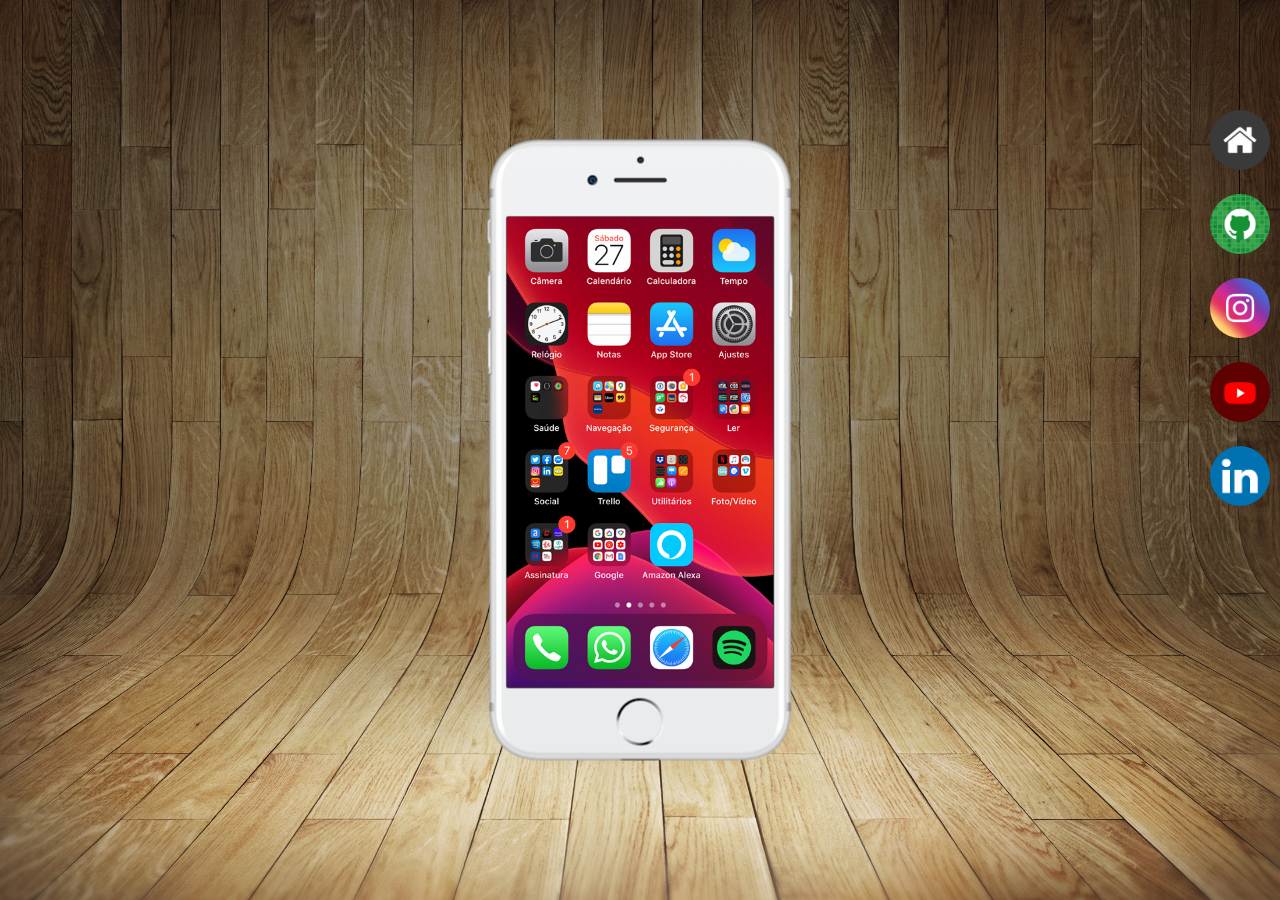
<file: index.html>
<!DOCTYPE html>
<html lang="pt-br">
<head>
    <meta charset="UTF-8">
    <meta name="viewport" content="width=device-width, initial-scale=1.0">
    <title>Projeto rede social</title>
    <link rel="shortcut icon" href="favicon.ico" type="image/x-icon">
    <link rel="stylesheet" href="estilo.css">
</head>
<body>
    <main>  
        <section id="telefone"> 

           <iframe  src="home.html" id="tela" name="tela" frameborder="0"></iframe>

        </section>

        <section id="rede-social">   
               
            <div> 
                <a  href="home.html" target="tela"> <img id="git" src="imagens/logo-home.jpg" alt="logo-github"></a> 
                
            </div>
            <div> 
                <a  href="github.html" target="tela"> <img id="git" src="imagens/logo-github.jpg " alt="logo-github"></a> 
                
            </div>

            <div>
                 <a href="insta.html" target="tela">  <img src="imagens/logo-instagram.jpg" alt=""> </a> 

            </div>

            <div>
                <a href="youtube.html" target="tela"><img src="imagens/logo-youtube.jpg" alt="">  </a> 

            </div>

            <div> 
                <a  href="linkendin.html" target="tela"> <img  src="imagens/linkedin-icon-seeklogo.png" alt="logo-github"></a> 
                
            </div>

              
        </section>
    </main>
</html>
</file>
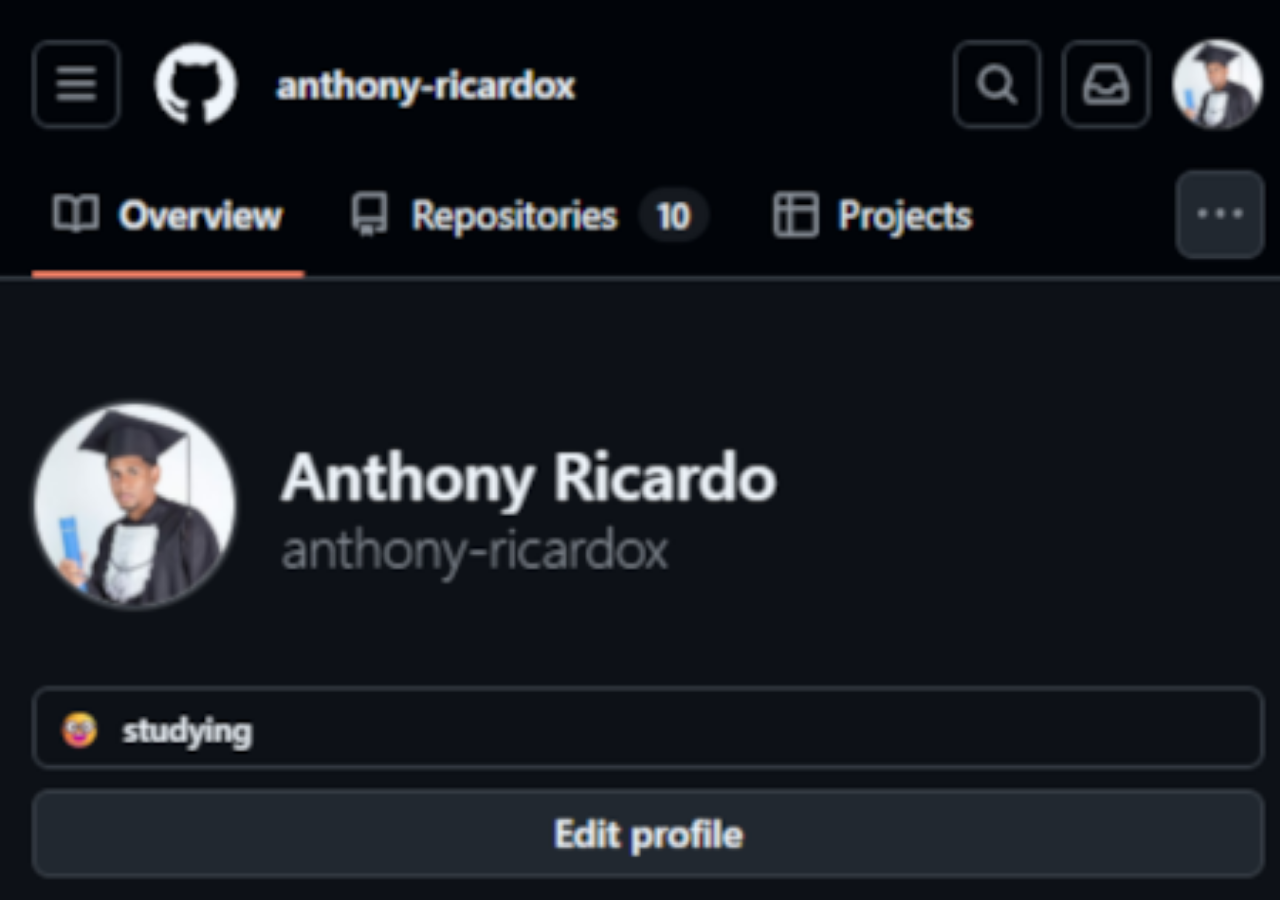
<file: github.html>
<!DOCTYPE html>
<html lang="pt-br">
<head>
    <meta charset="UTF-8">
    <meta name="viewport" content="width=device-width, initial-scale=1.0">
    <title>tela github</title>
    <style> 
        *{  
            padding: 0px;
            margin: 0px;

        }

        body{   
            height: 100vh;
            width: 100vw;
            background: black url('imagens/tela-github.png')no-repeat  ;
            background-size: cover;
            

        }
    </style>
</head>
<body>
    <div id="git"> </div>
</body>
</html>
</file>
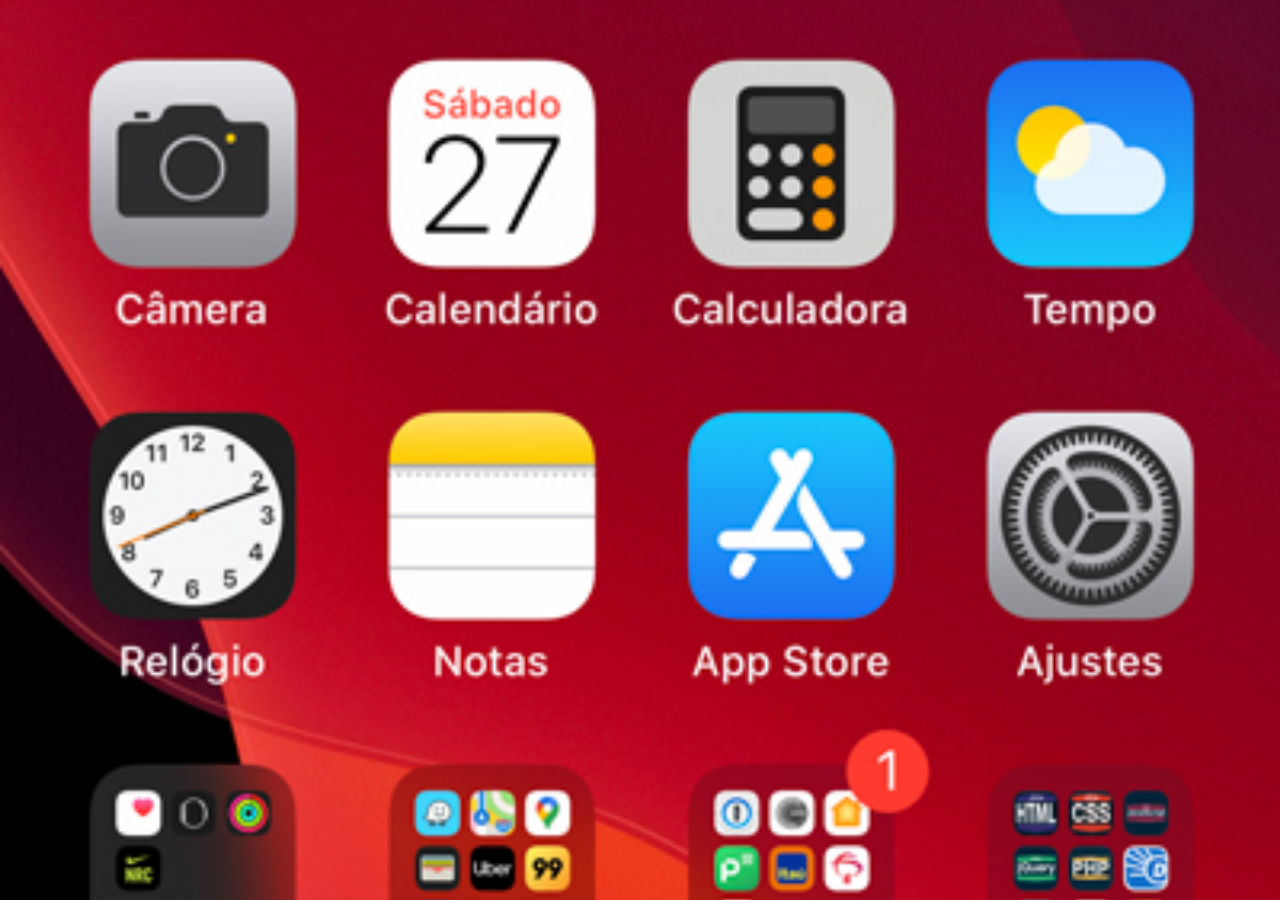
<file: home.html>
<!DOCTYPE html>
<html lang="pt-br">
<head>
    <meta charset="UTF-8">
    <meta name="viewport" content="width=device-width, initial-scale=1.0">
    <title>home</title>
    
    <style> 
        *{  
            margin: 0px;
            padding: 0px;

            background-image:  url('imagens/tela-home.jpg') ;
            background-size: cover;
            background-repeat: no-repeat;
            background-attachment: fixed;
        }
    </style>
</head>
<body>
        
</body>
</html>
</file>
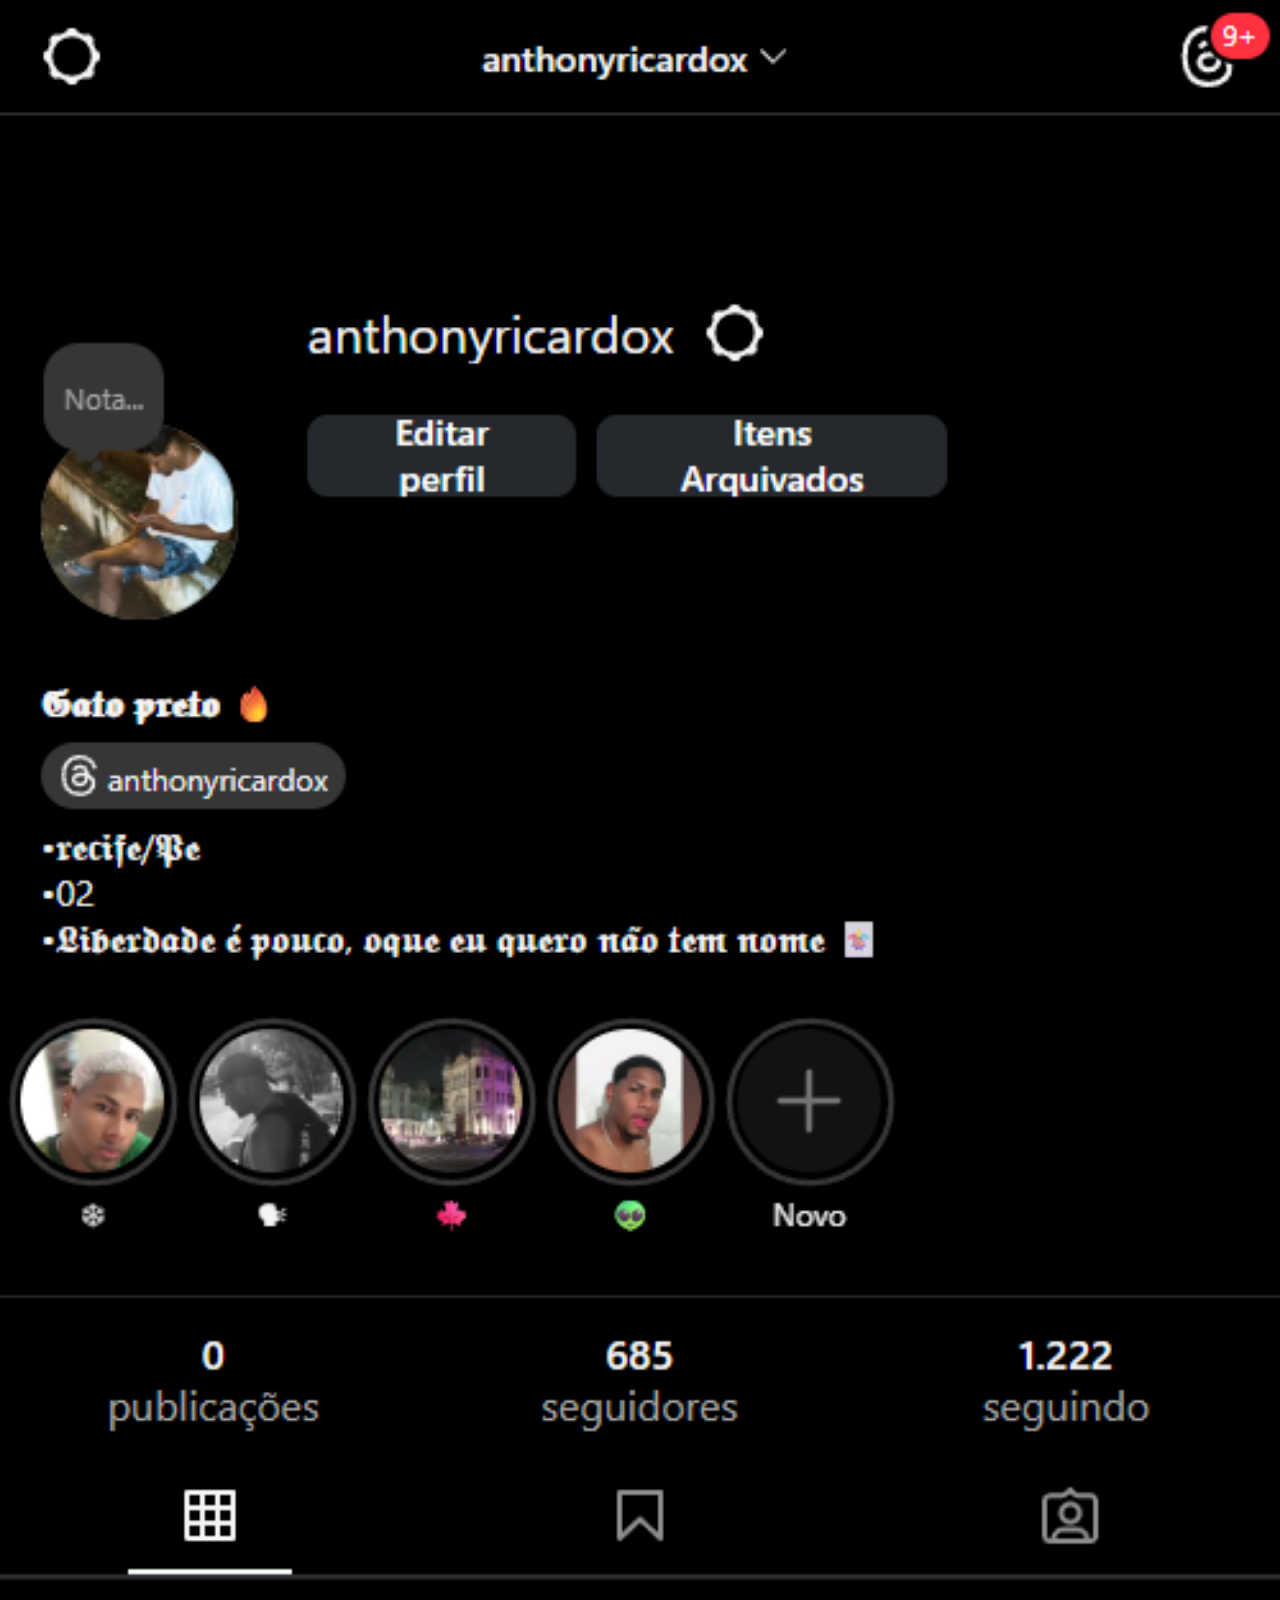
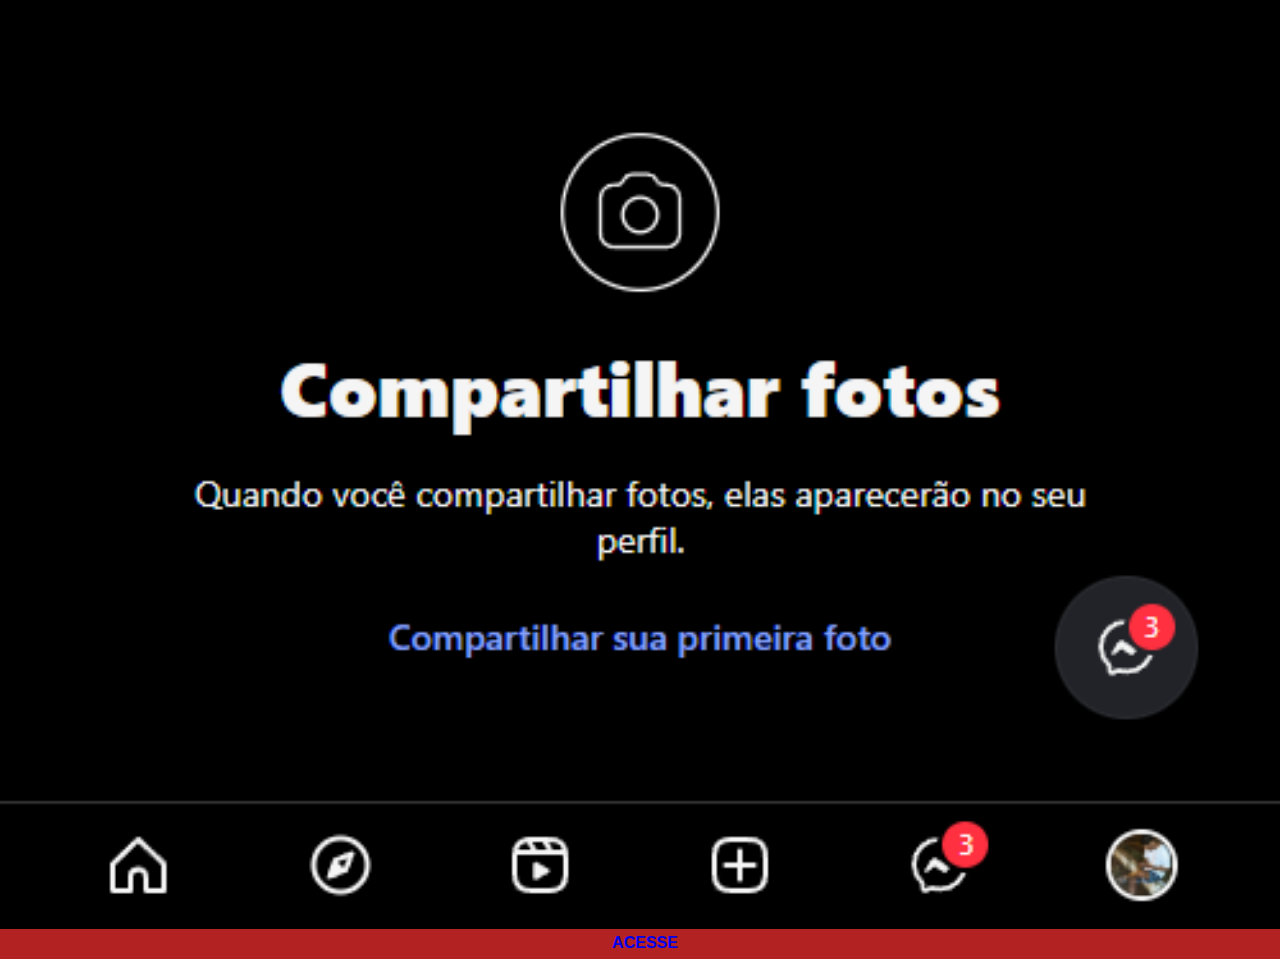
<file: insta.html>
<!DOCTYPE html>
<html lang="pt-br">
<head>
    <meta charset="UTF-8">
    <meta name="viewport" content="width=device-width, initial-scale=1.0">
    <title>Intagram</title>
   <link rel="stylesheet" href="estilo/style.css">
</head>
<body>
    <img src="imagens/img-insta.png" alt="imaghttps://www.instagram.com/anthonyricardox/em-instagram">
    <a href="https://www.instagram.com/anthonyricardox/" target="_blank">ACESSE</a>
</body>
</html>
</file>
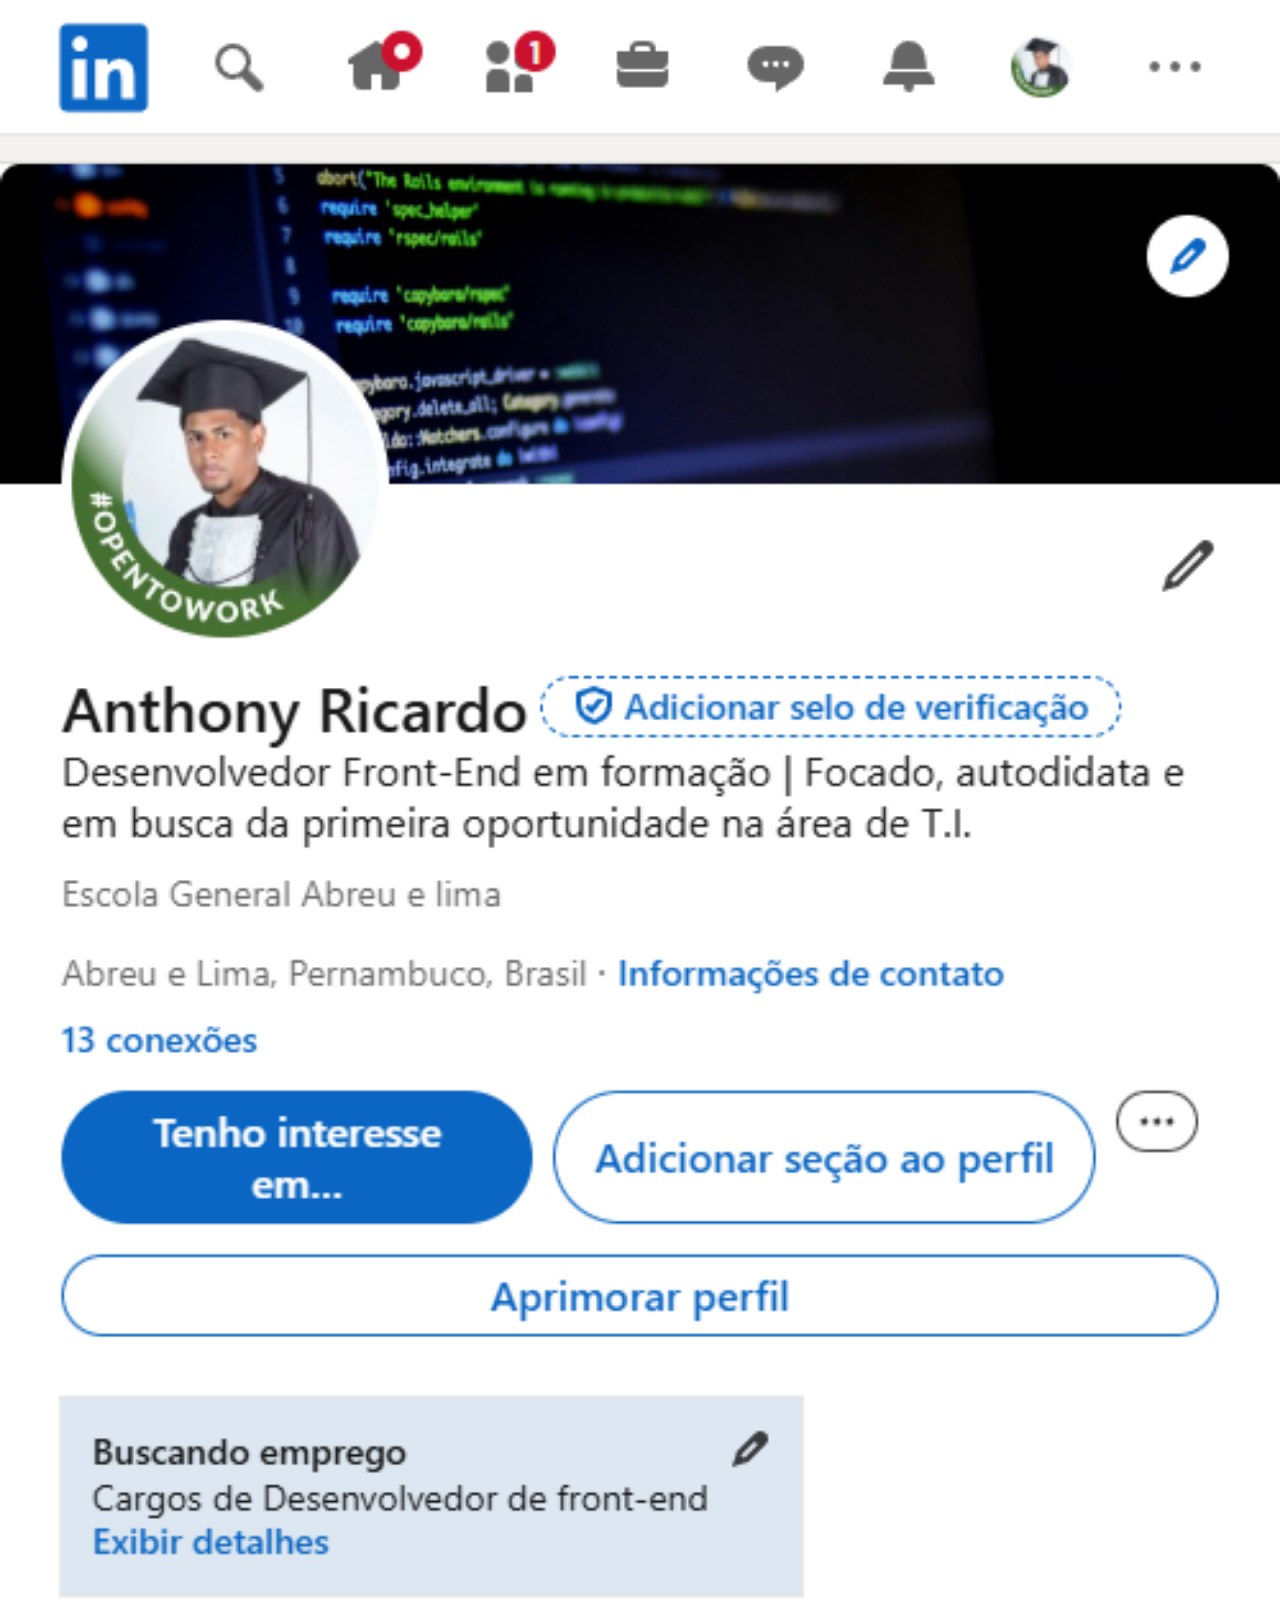
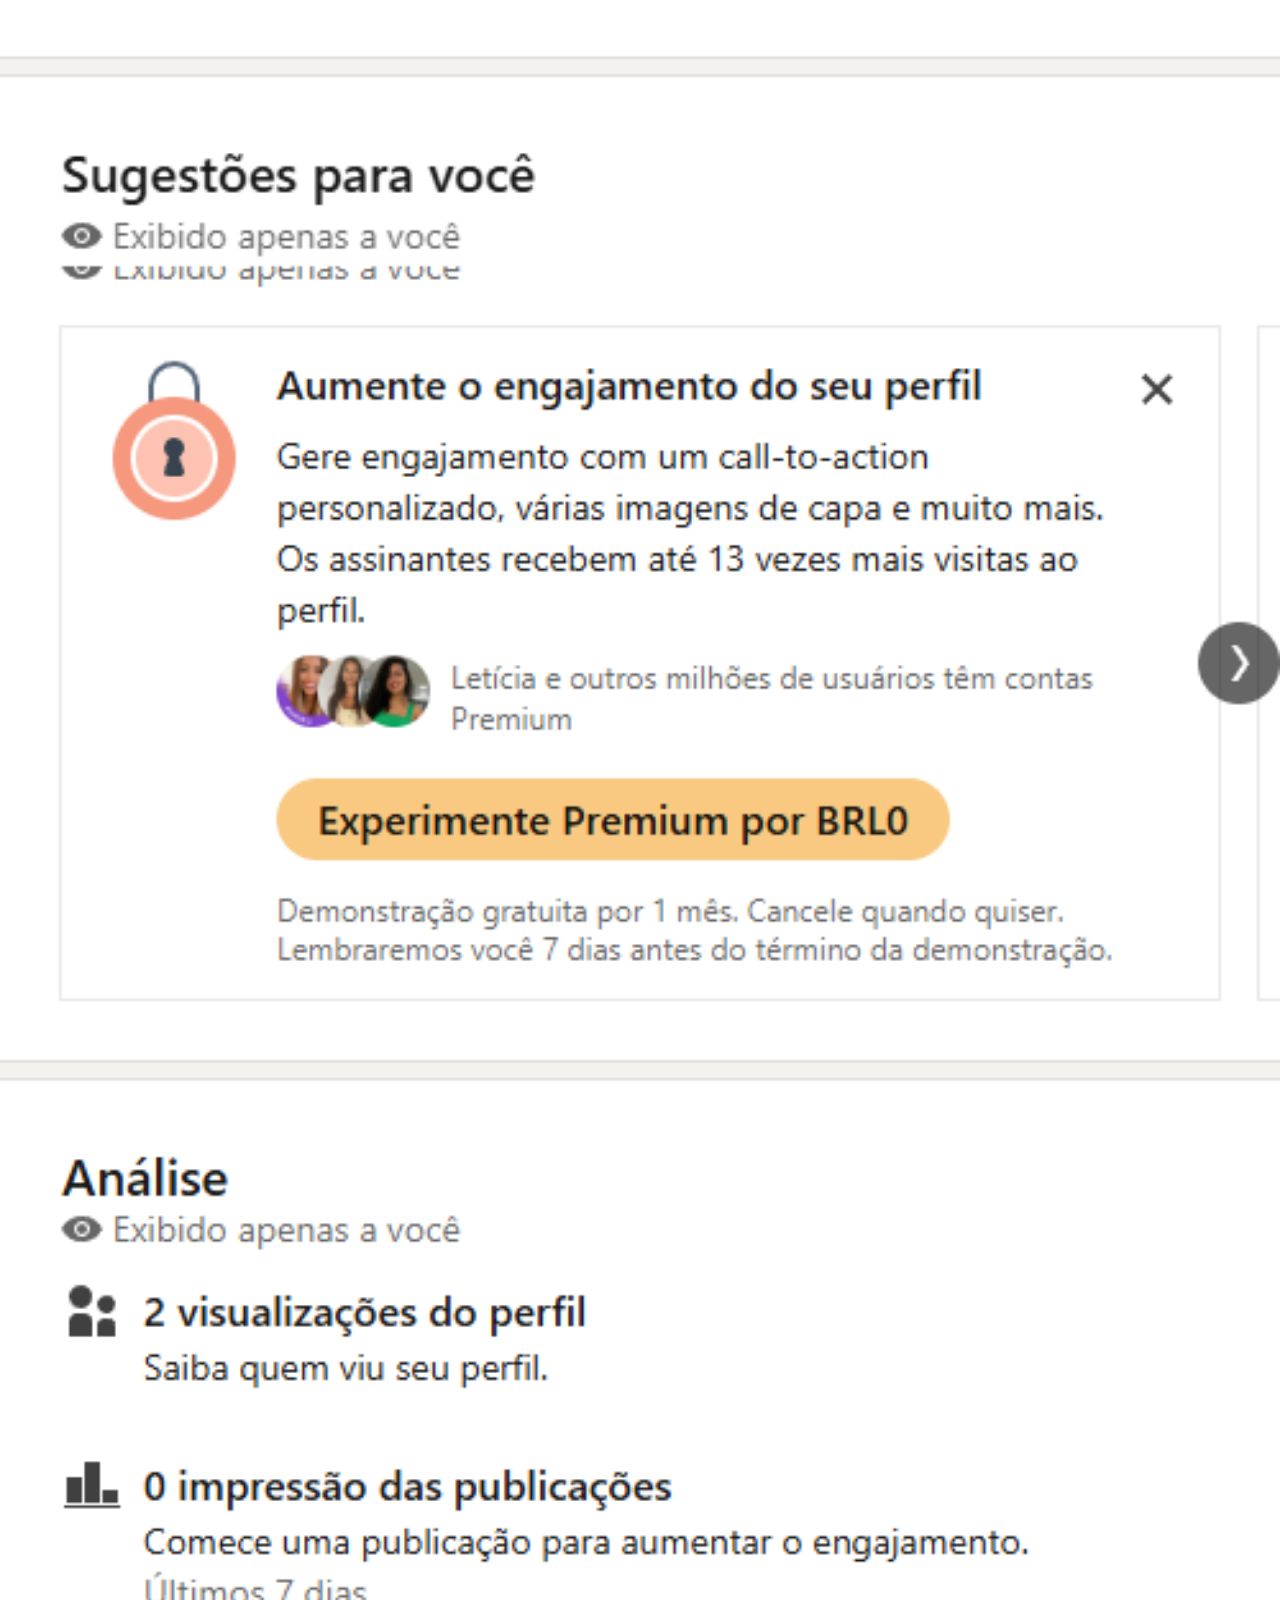
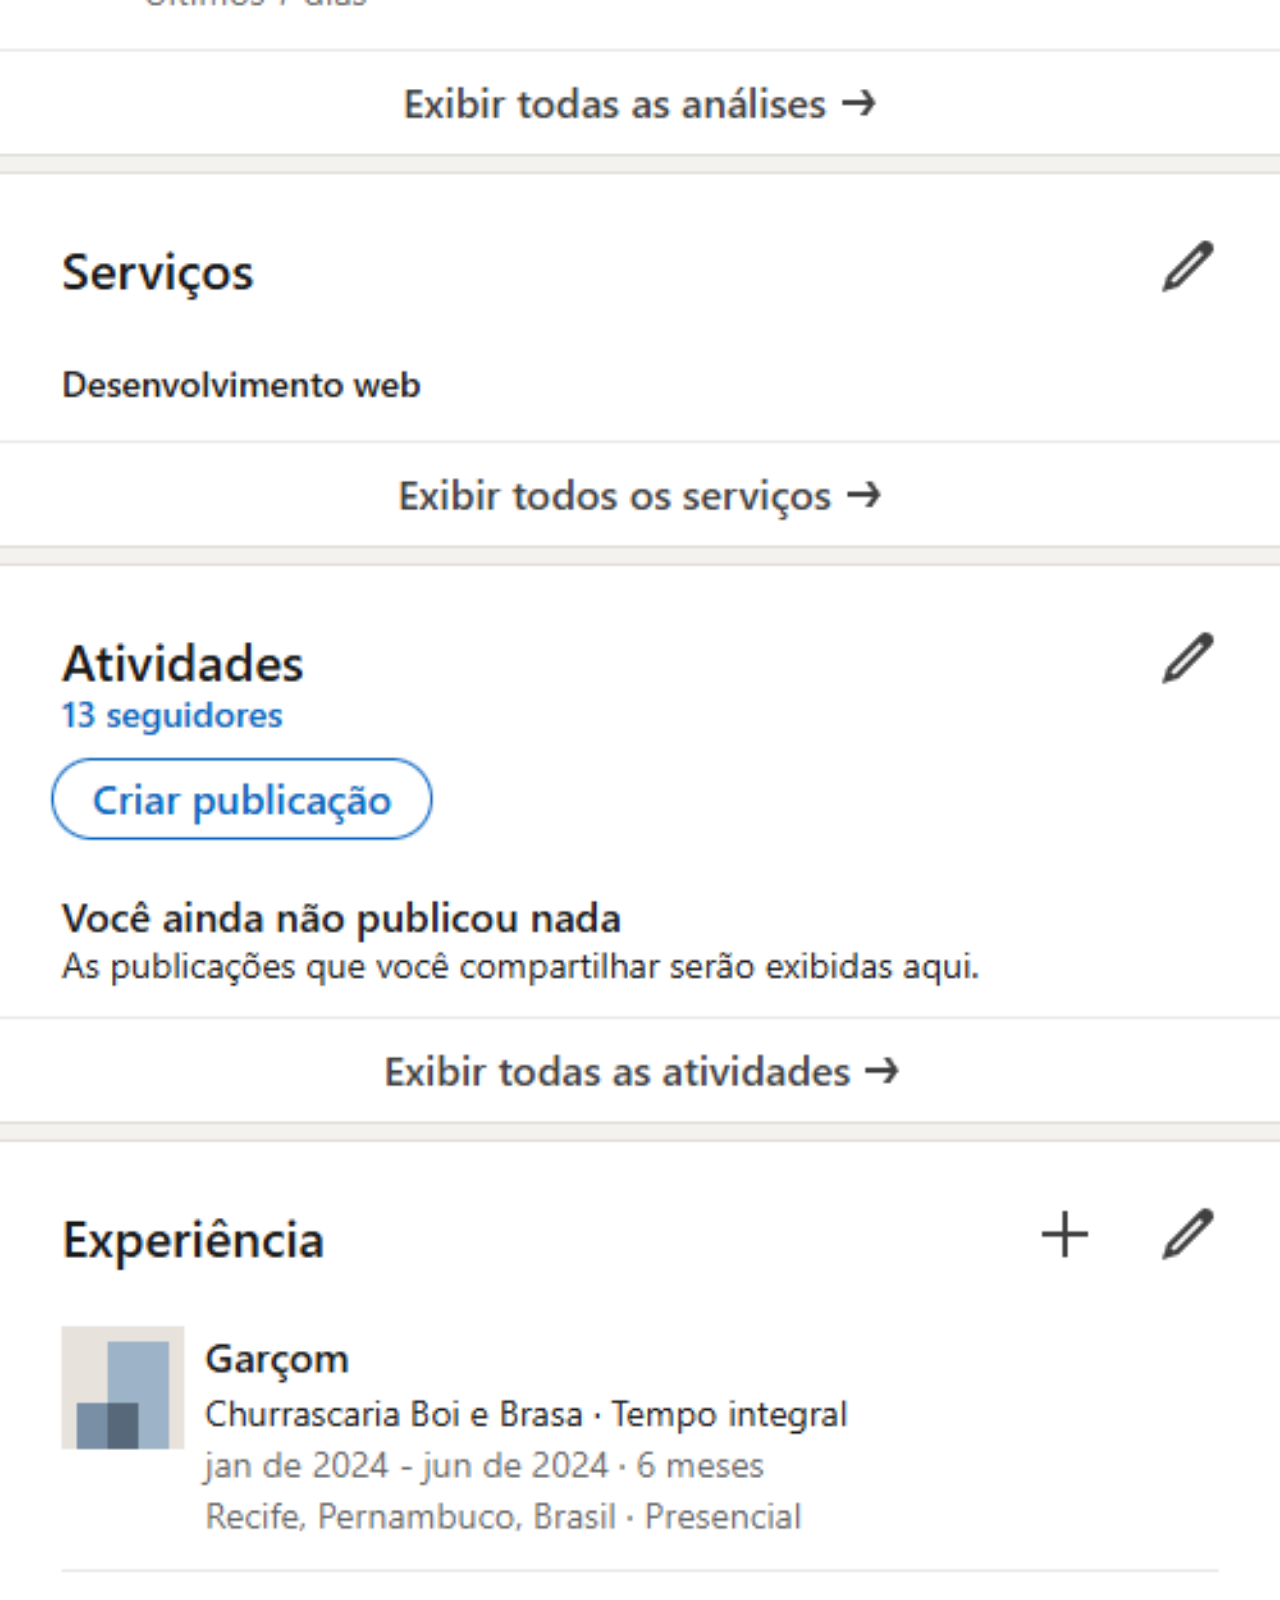
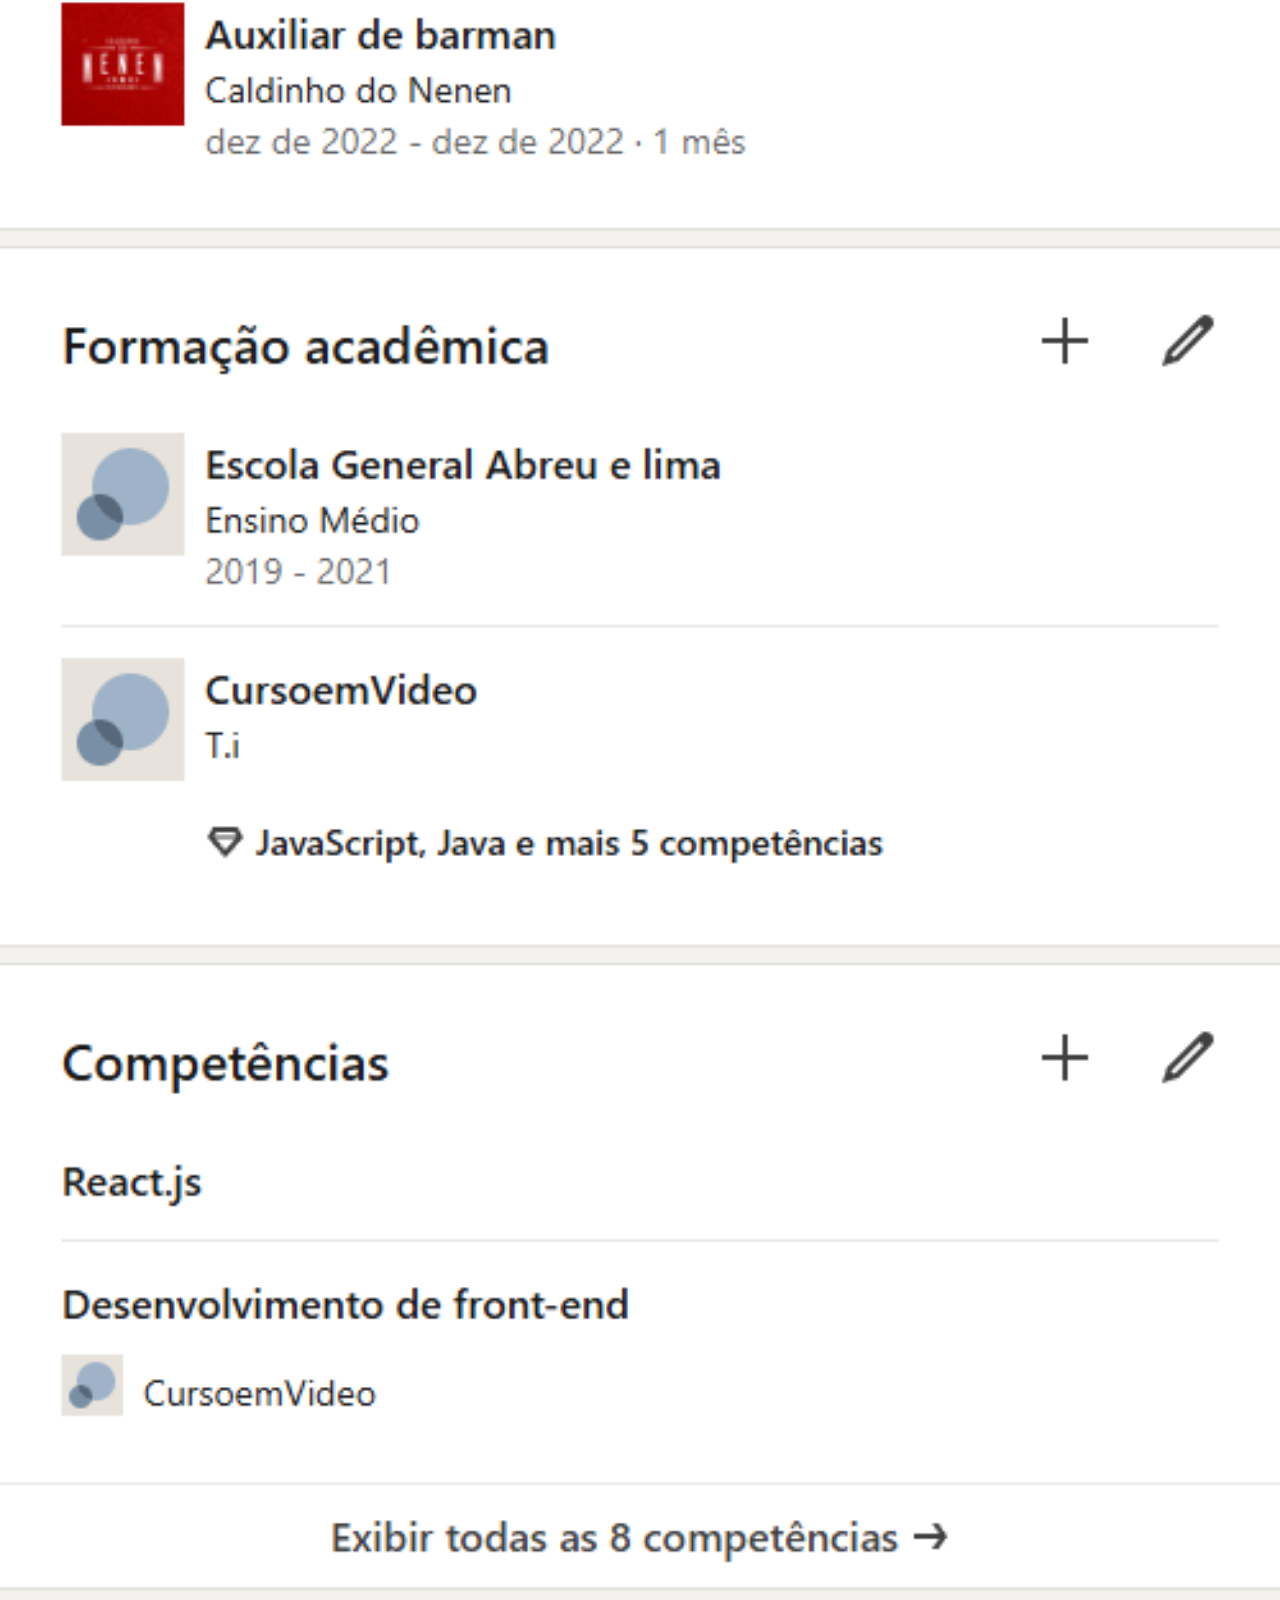
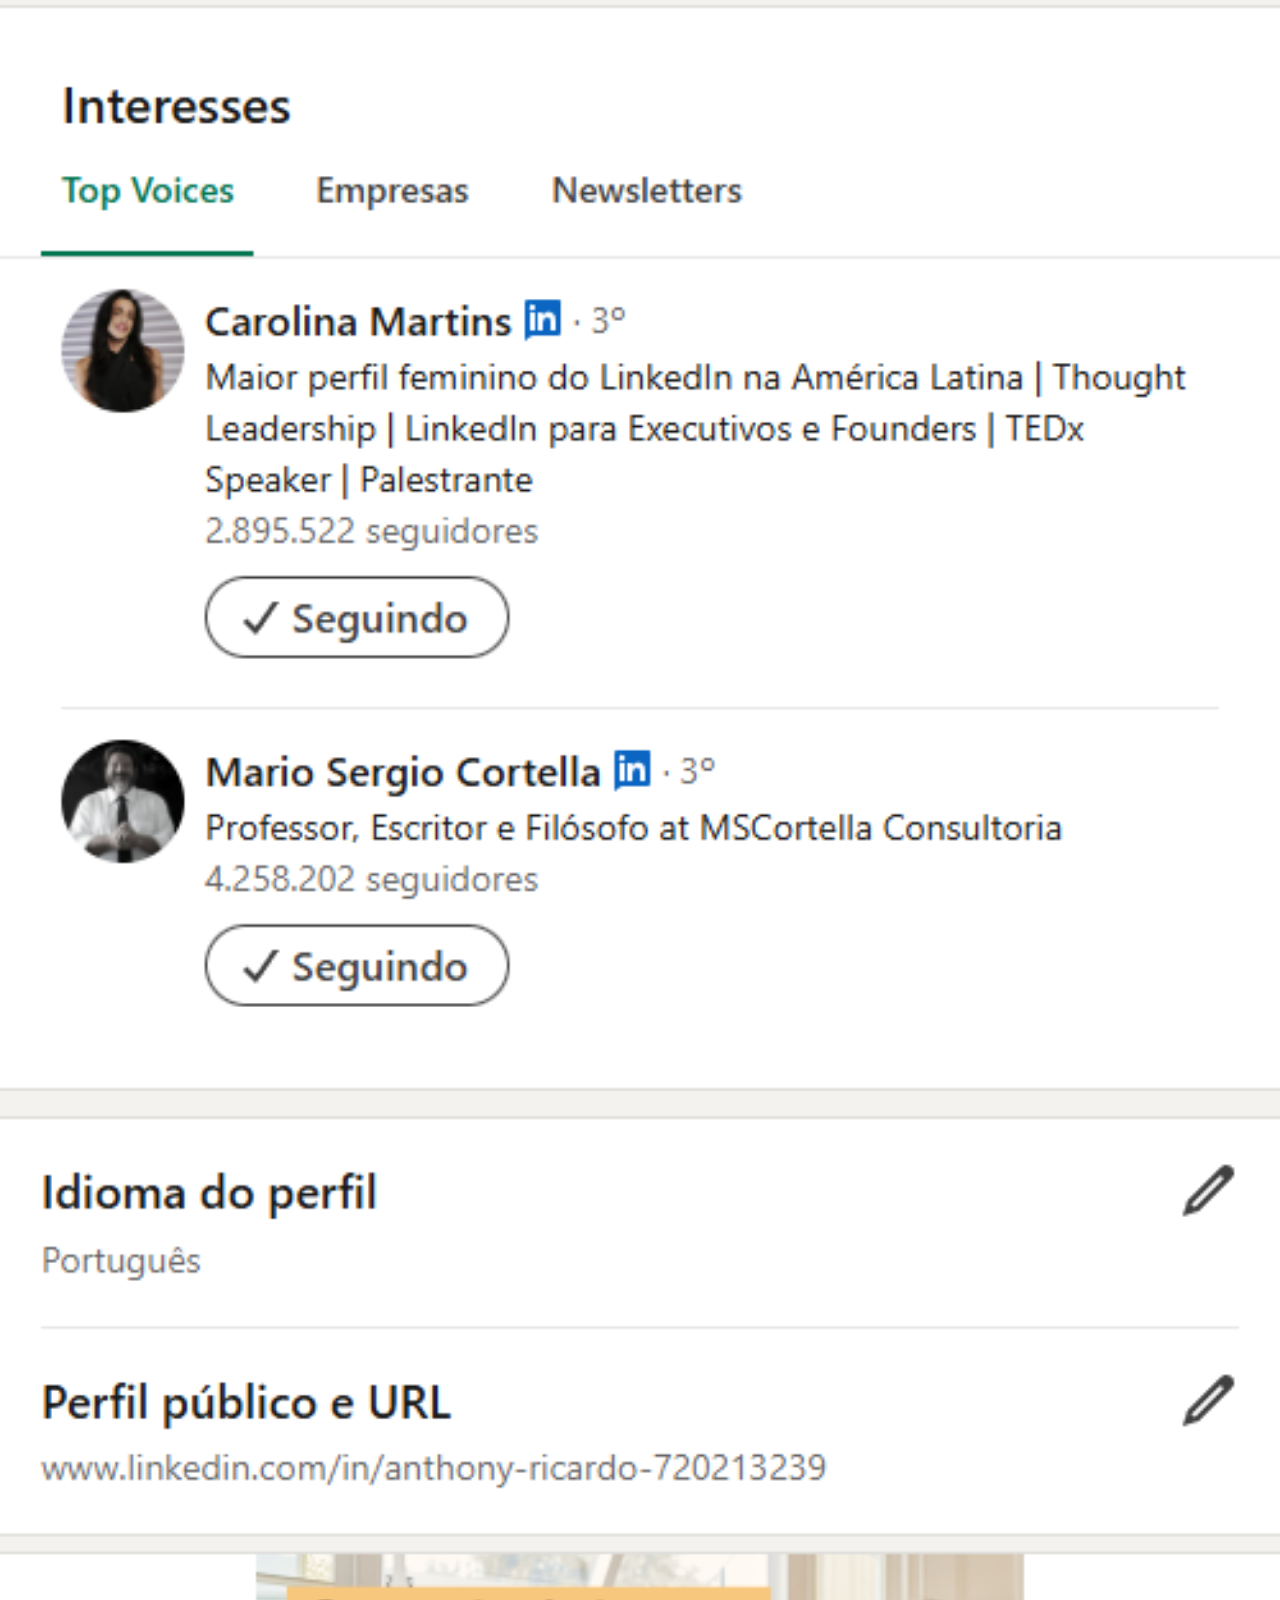
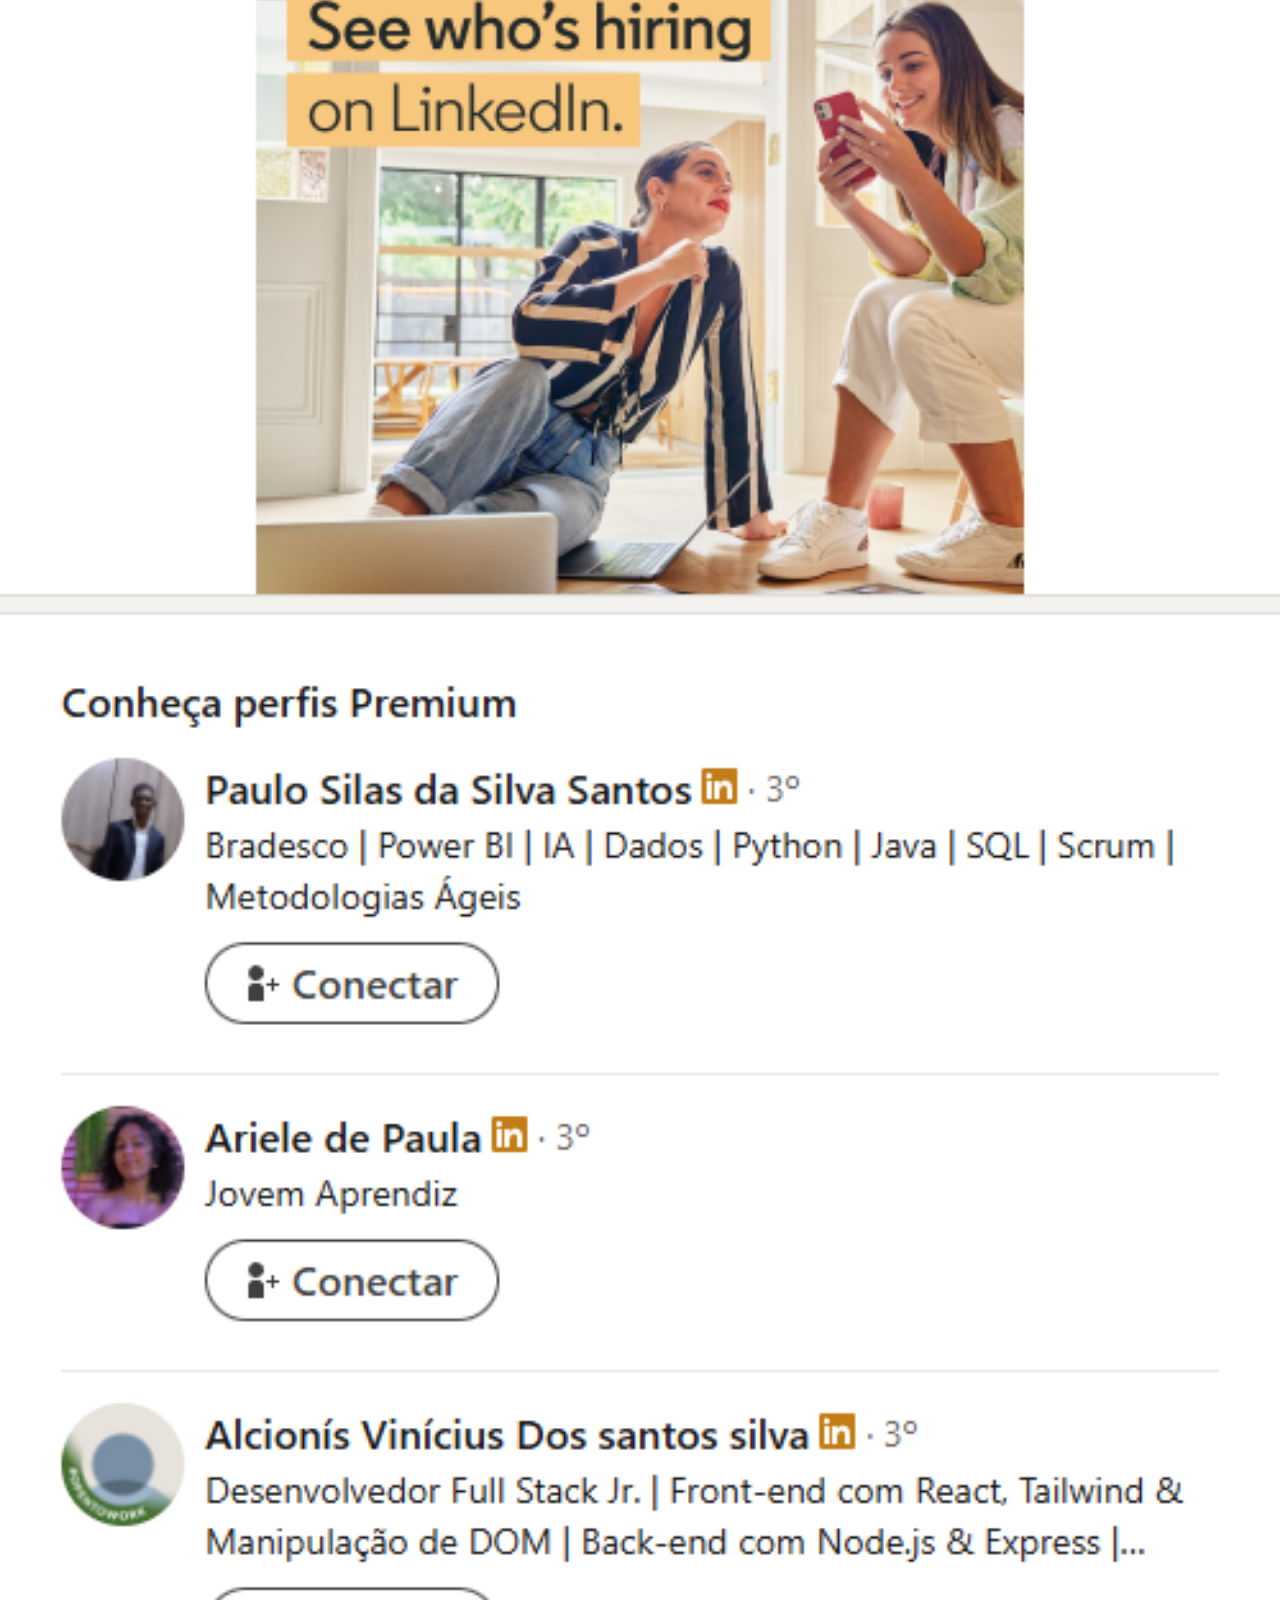
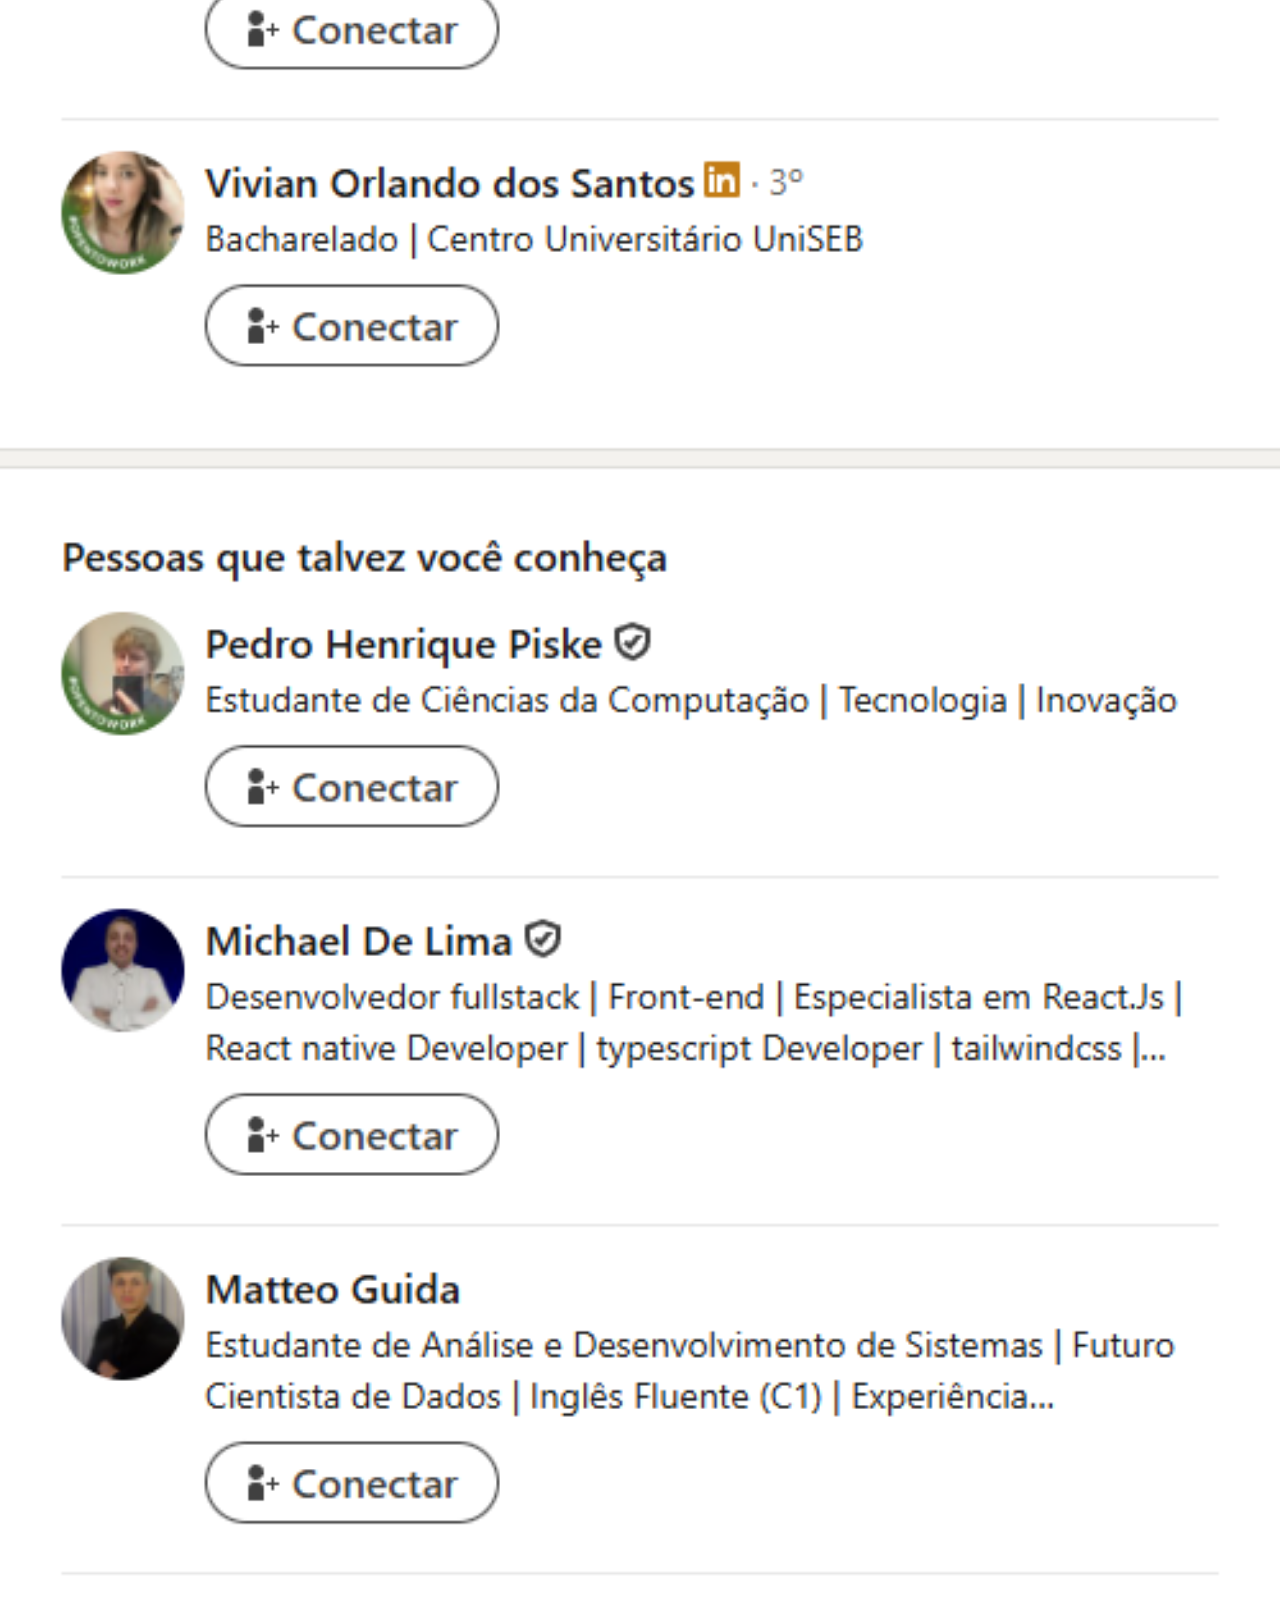
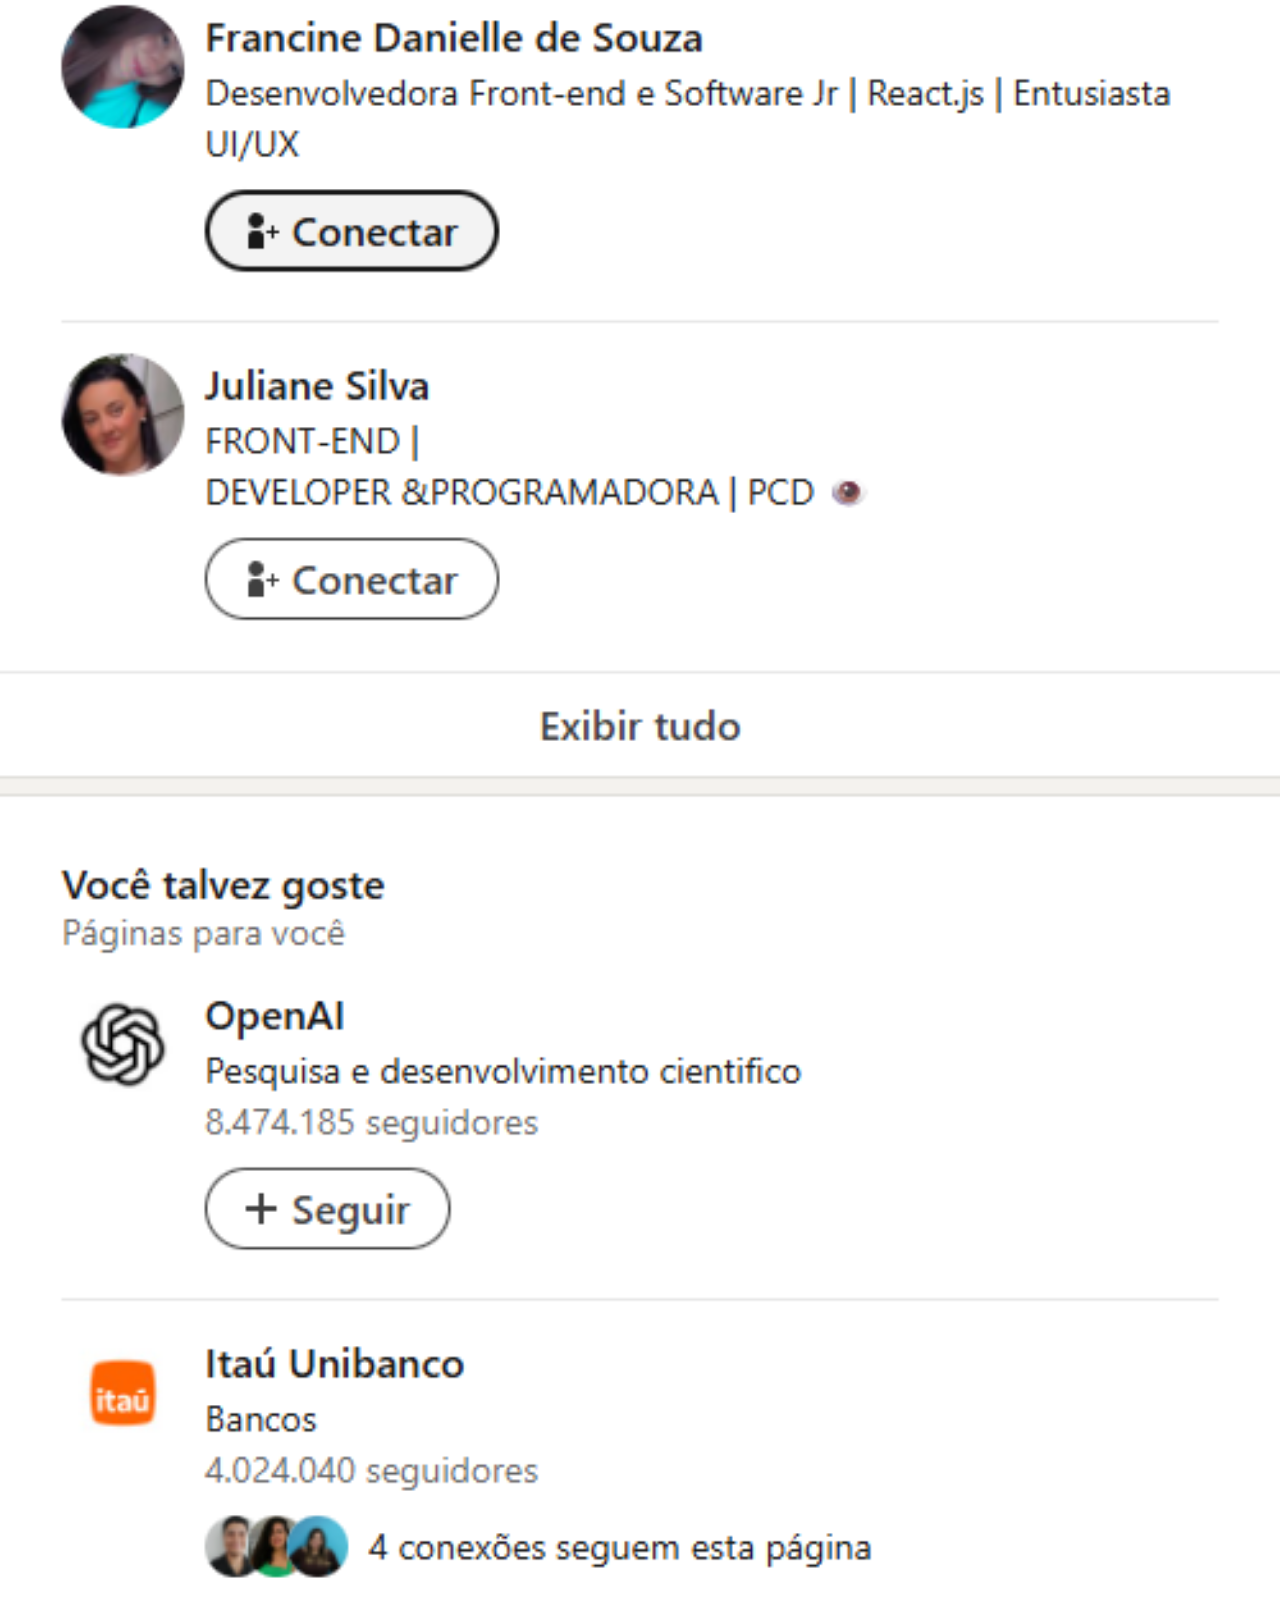
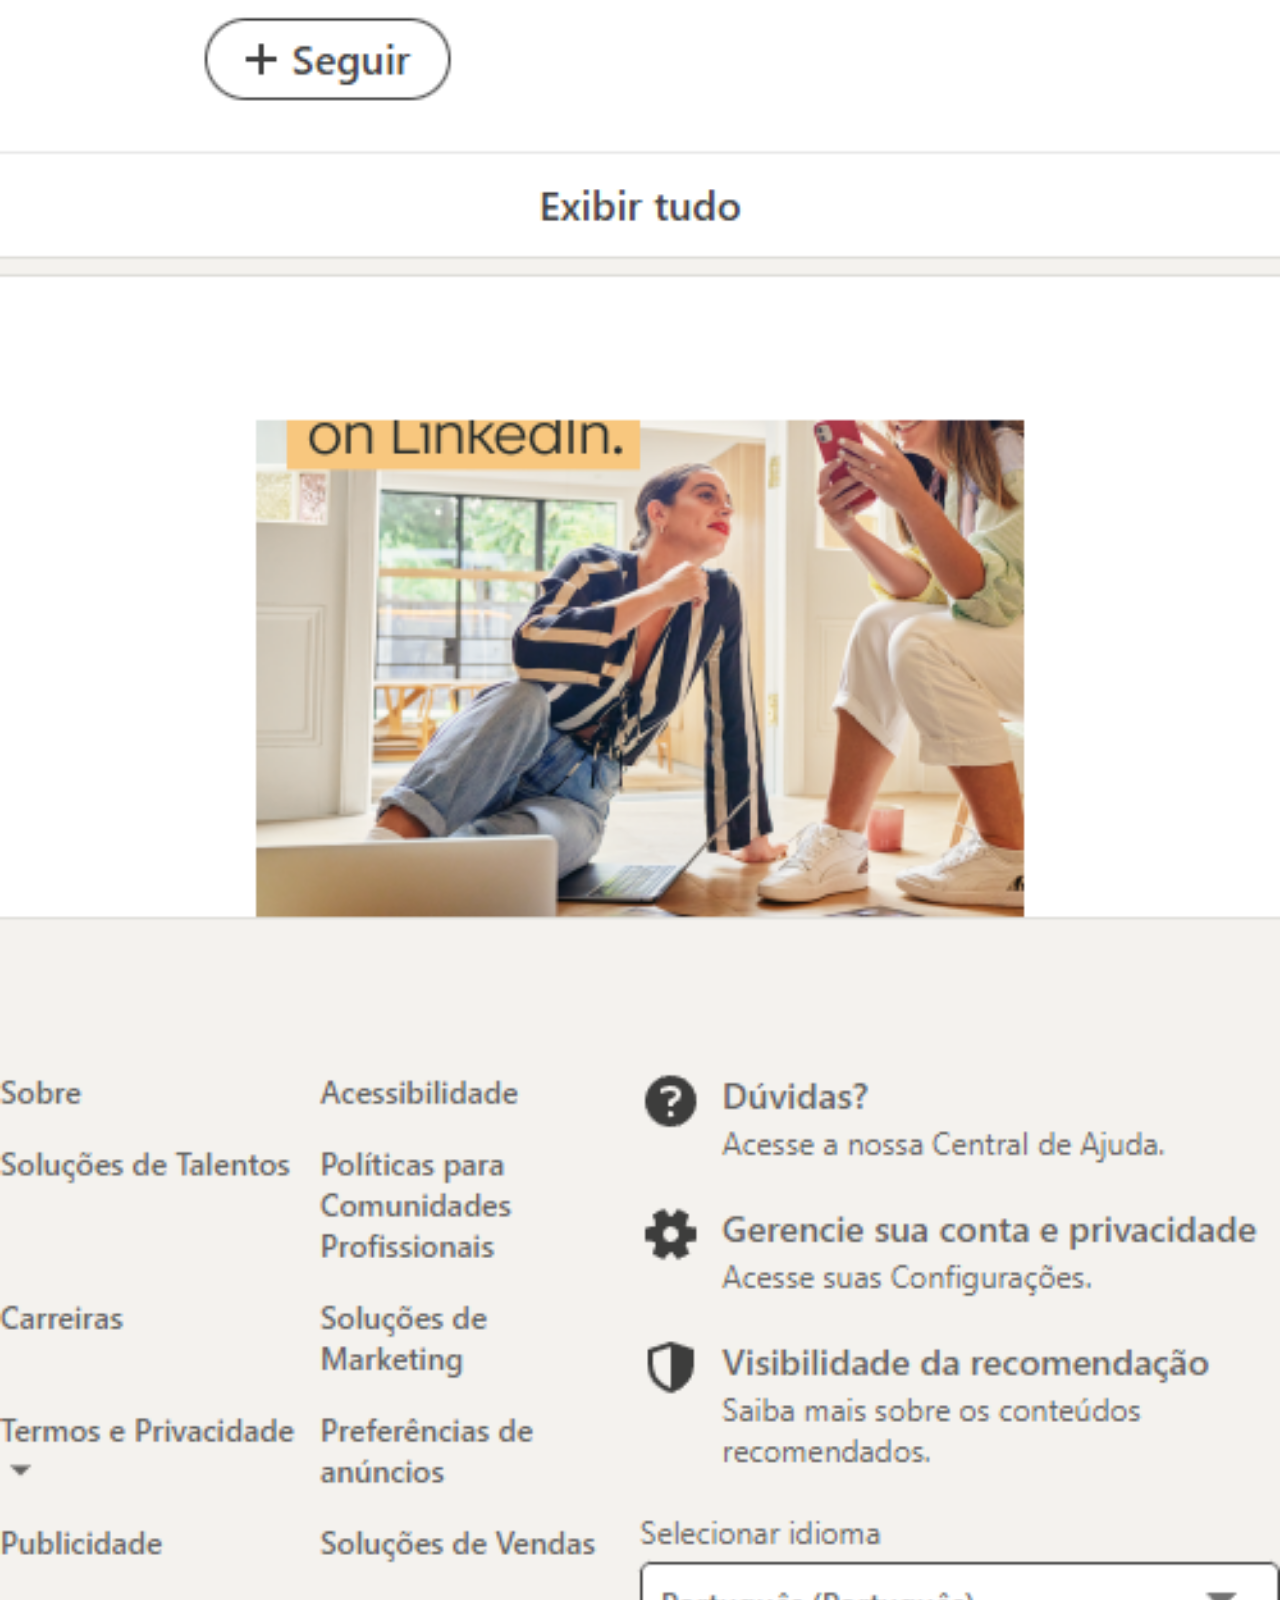
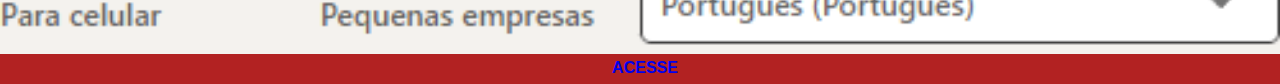
<file: linkendin.html>
<!DOCTYPE html>
<html lang="pt-br">
<head>
    <meta charset="UTF-8">
    <meta name="viewport" content="width=device-width, initial-scale=1.0">
    <title>Likendin</title>
    <link rel="stylesheet" href="estilo/style.css">
</head>
<body>
    <img src="imagens/img-in.png" alt="imagem-linkedin">
   <footer><a href="https://www.linkedin.com/in/anthony-ricardo-720213239/" target="_blank">ACESSE</a></footer>
</body>
</html>
</file>
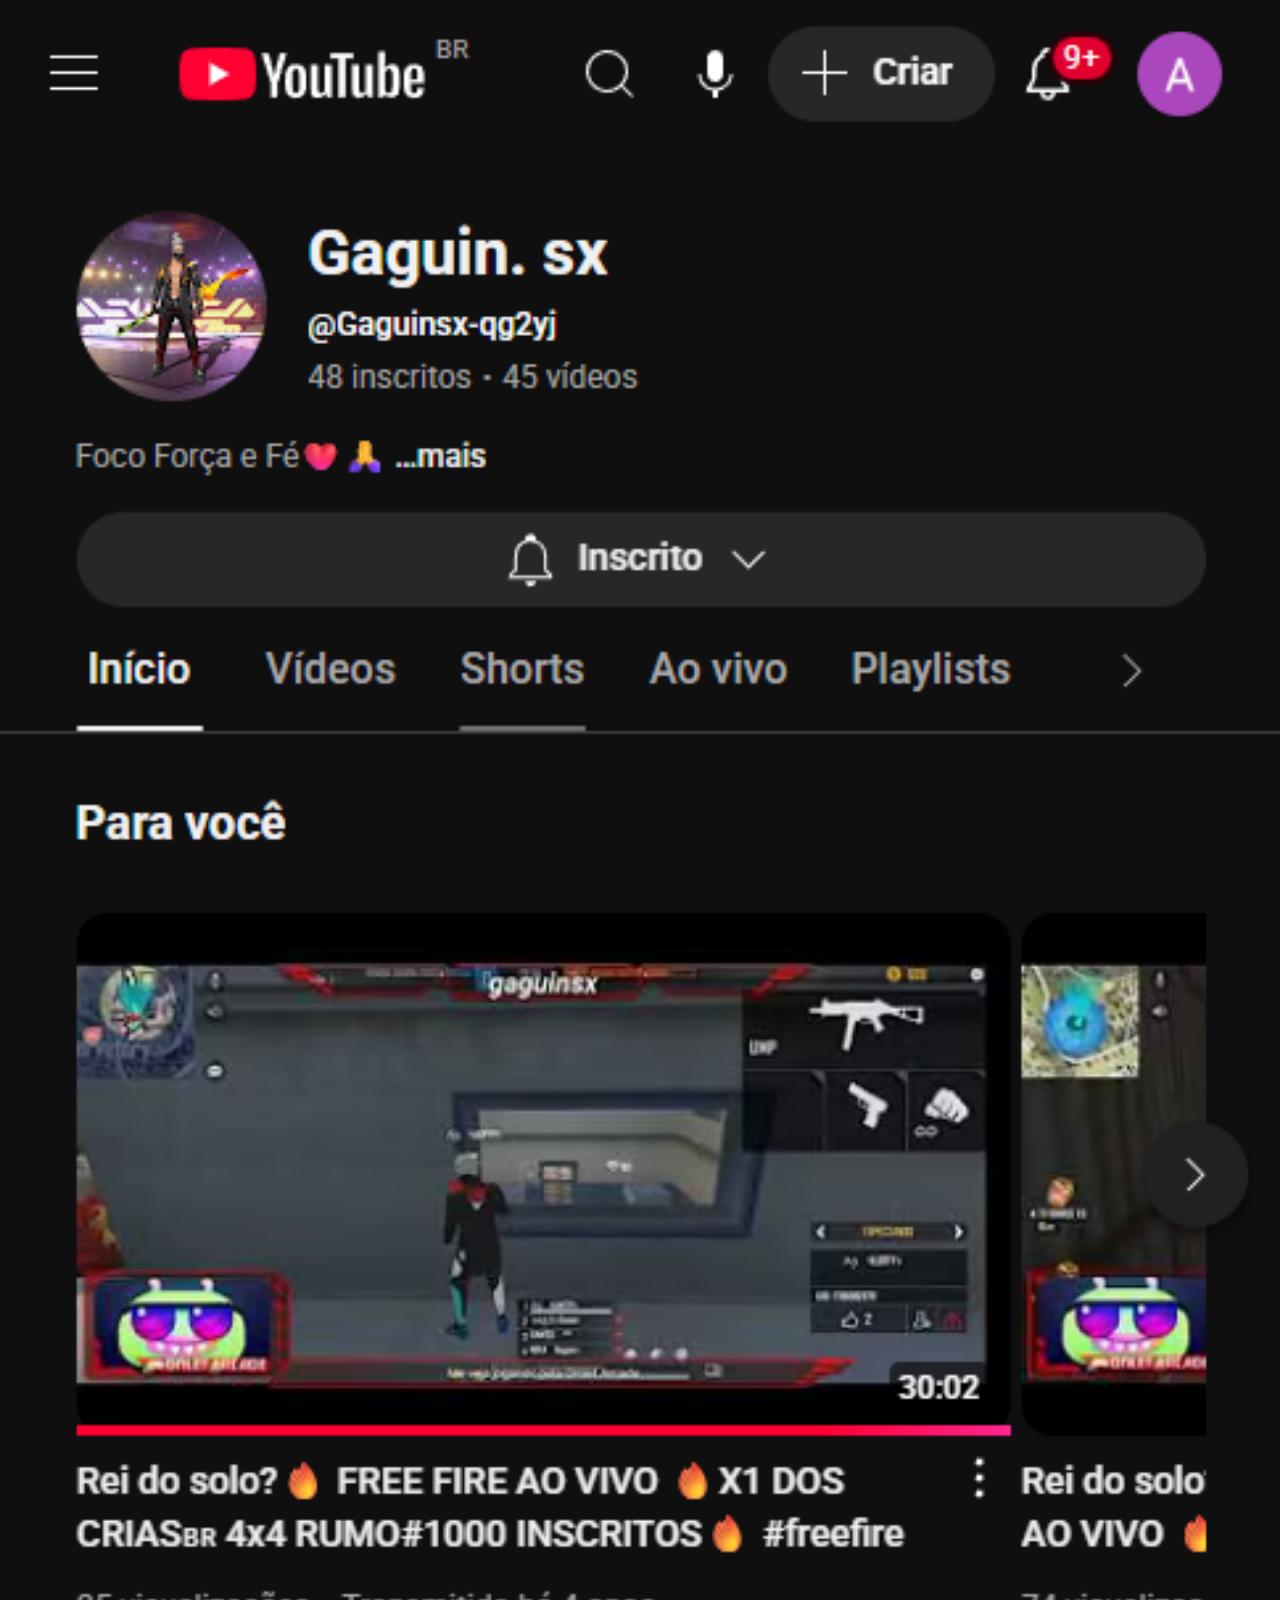
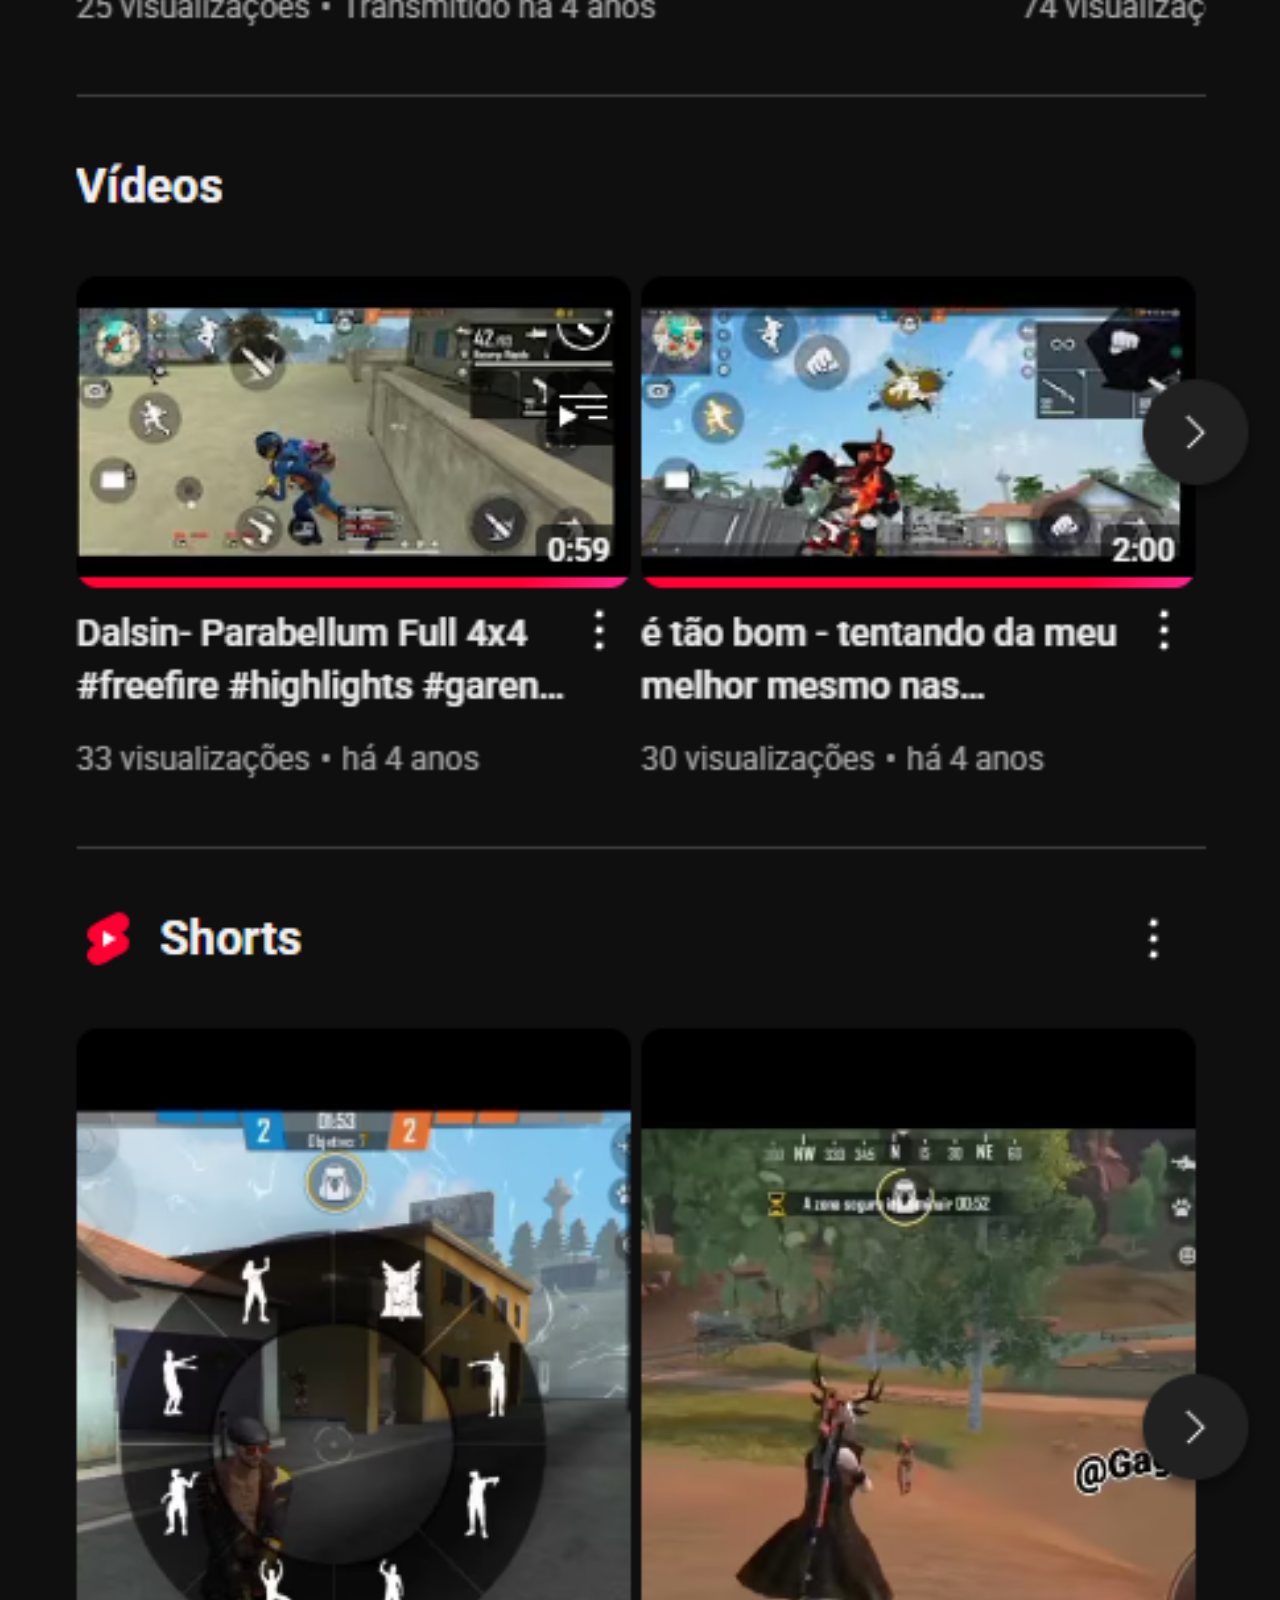
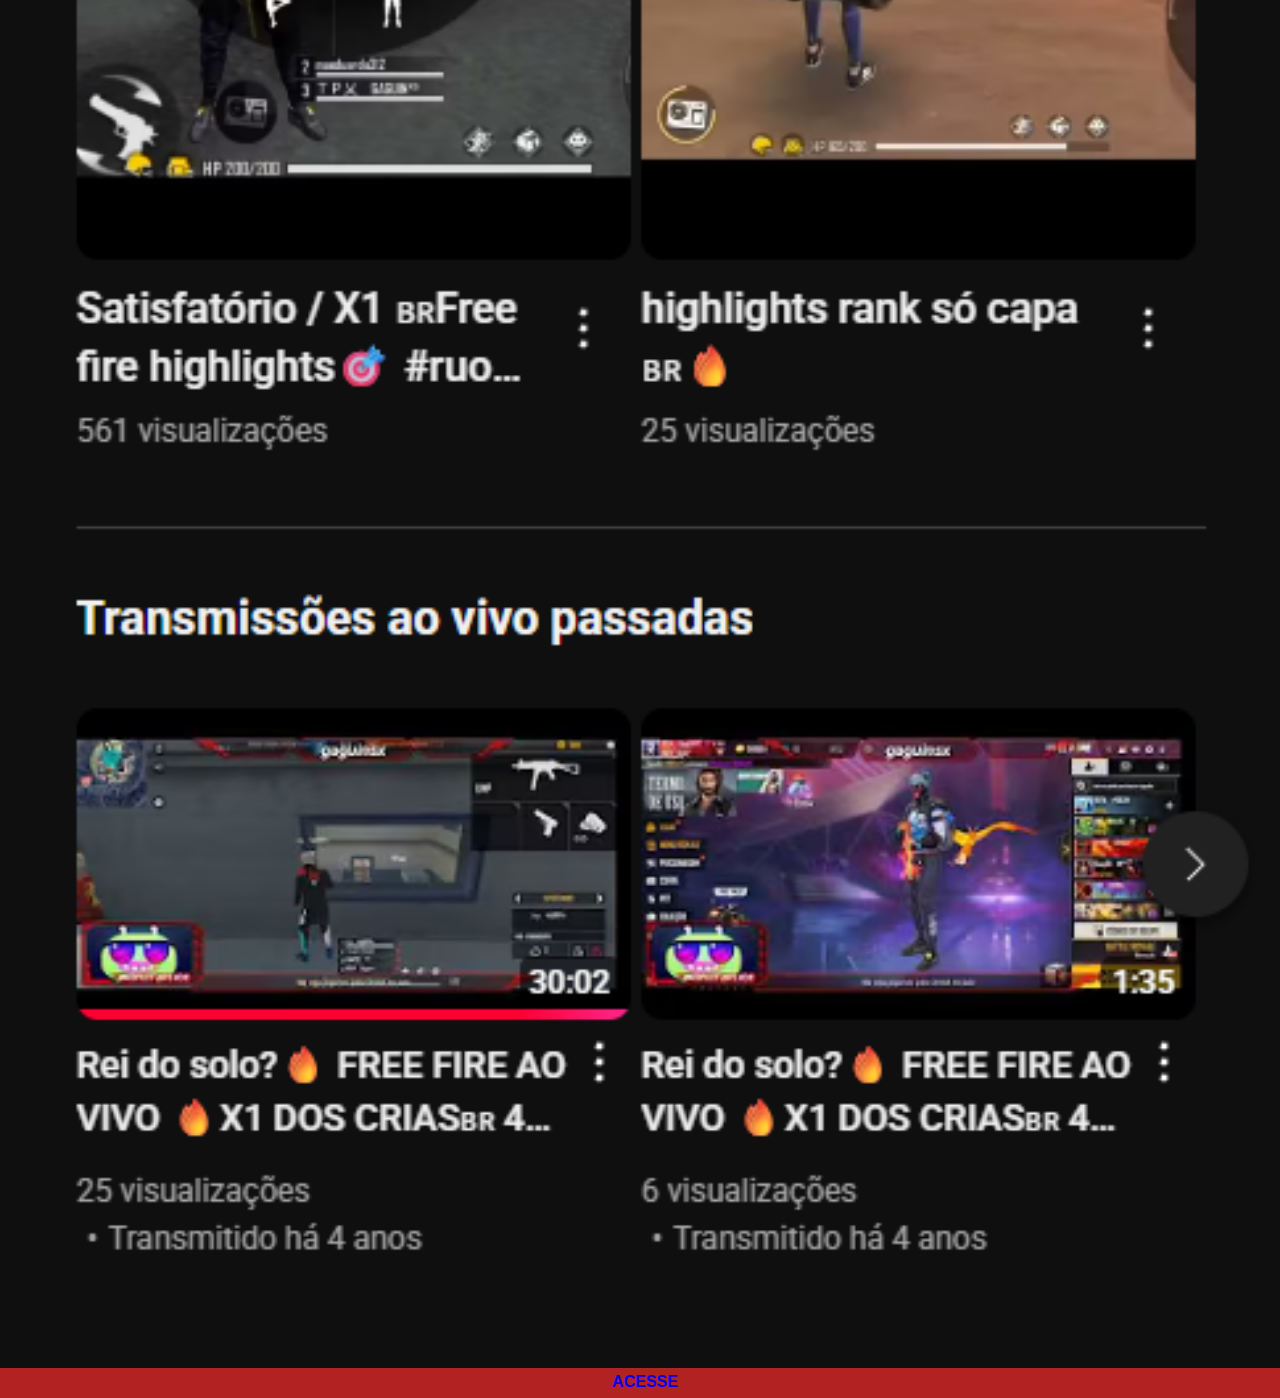
<file: youtube.html>
<!DOCTYPE html>
<html lang="pt-br">
<head>
    <meta charset="UTF-8">
    <meta name="viewport" content="width=device-width, initial-scale=1.0">
    <title>Youtube</title>
    <link rel="stylesheet" href="estilo/style.css">
     
</head>
<body>
        <img src="imagens/img-youtube.png" alt="imagem-youtube">

        <a href="https://www.youtube.com/@Gaguinsx-qg2yj" target="_blank">ACESSE</a>

</body>
</html>
</file>
<file: estilo.css>
@charset "UTF-8";

*{  
    padding: 0px;
    margin: 0px;
    font-family: 'Segoe UI', Tahoma, Geneva, Verdana, sans-serif;
}
html, body{ 
    background-color: black;
    height: 100vh;
    width: 100vw;
}

body{   
    background: url('imagens/fundo-madeira.jpg') no-repeat  top center;
    background-size: cover;
    background-attachment: fixed;
}

main{   
    position: relative;
    height: 100vh;
   
    
}

section#telefone{   
    position: absolute;
    top: 50%;
    left: 50%;
    transform: translate(-50%, -50%);

    background:url('imagens/frame-iphone.png') no-repeat ;
   
    
    
    width: 311px;
    height: 627px;
}

iframe#tela{ 
   position:relative ; 
   top: 80px;
   left: 22px;
   width: 267px;
   height: 471px;
   

}

section div{    
    
    text-align: right;
}


img{  
    position: relative;
    top: 100px;
    left: 0px;
    
    border-radius: 50%;
    width: 60px;
    margin: 10px;
    box-sizing: border-box;
    
    
}
img:hover{  
    border: 2px solid white;
    transform: translate(-3%, -3%);
    box-shadow: 5px 5px 10px rgba(0, 0, 0, 0.658);
    transition: transform .3s, border .3s ;
}
</file>
<file: estilo/style.css>
@charset "UTF-8";



        *{  
            padding: 0px;
            margin: 0px;
        }
        body{   
            font-family: 'Gill Sans', 'Gill Sans MT', Calibri, 'Trebuchet MS', sans-serif;
            background-color: black;
            width: 100vw;
            height: 100vh;
        }
        ::-webkit-scrollbar{    
            width: 0px;
            height: 0px;
        }
        img{    
            width: 100vw;
            display: block;
        }
        a{  
             display: inline-block; 
            background-color: firebrick;
            text-align: center;
            text-decoration: none;
            font-weight: bold;
            height: 20px;
            padding: 5px;
            width: 100vw;
           
            
        }
        
        a:hover{    
            color: aliceblue;
            background-color: red;
           
        }
</file>
